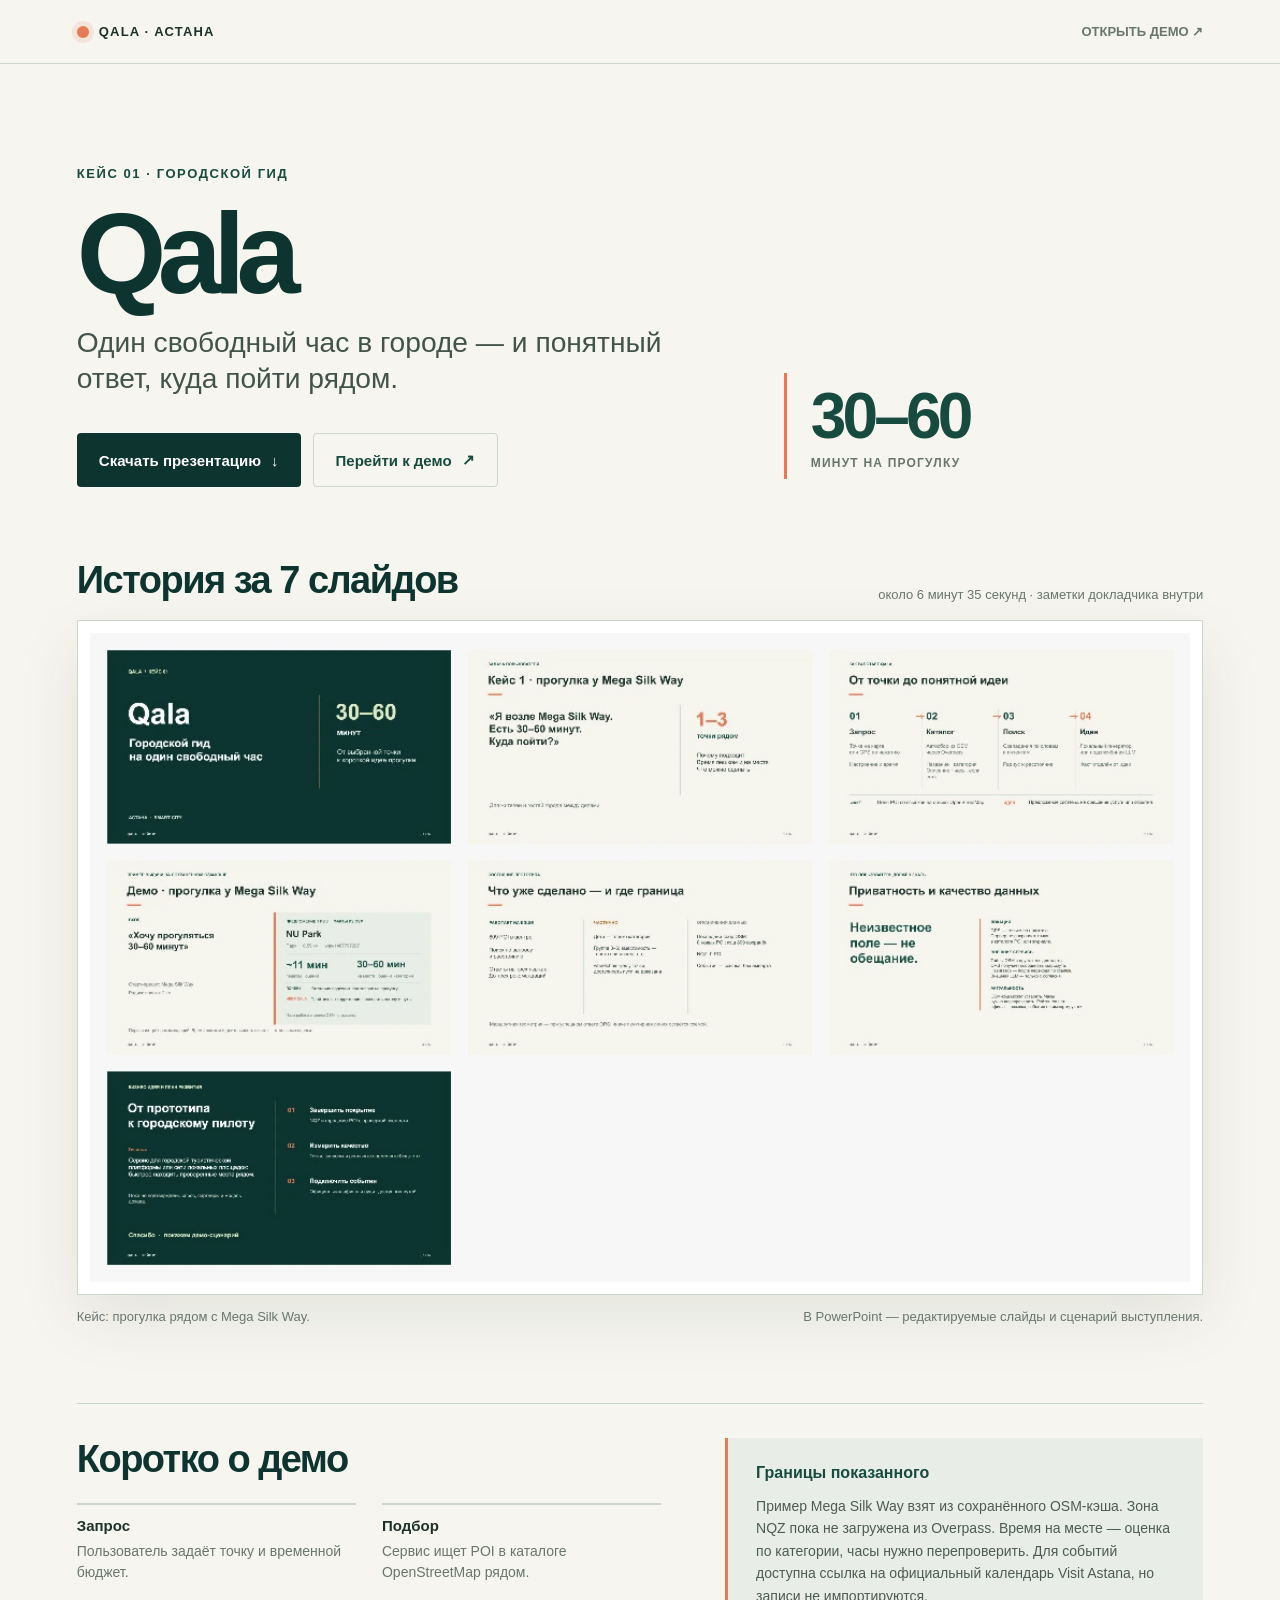
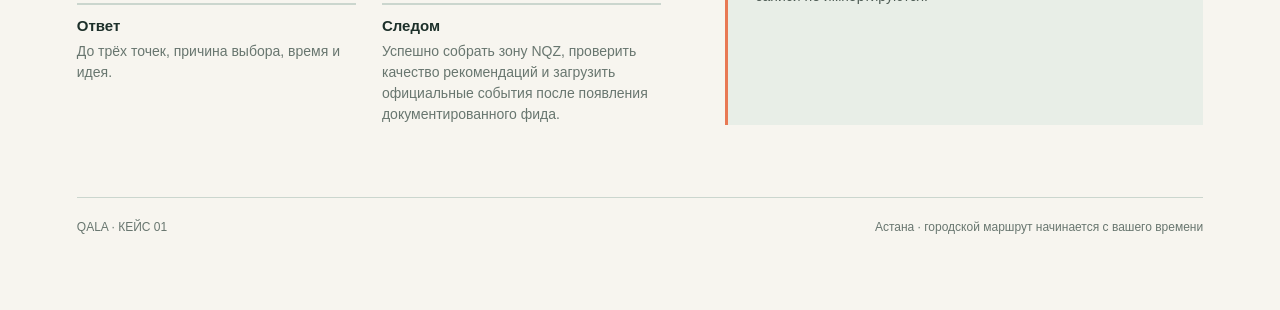
<file: presentation.html>
<!doctype html>
<html lang="ru">
<head>
  <meta charset="utf-8">
  <meta name="viewport" content="width=device-width, initial-scale=1">
  <meta name="theme-color" content="#0d342f">
  <meta name="description" content="Qala — презентация городского гида по кейсу 1: прогулка рядом с Mega Silk Way в Астане.">
  <title>Qala · Кейс 01</title>
  <style>
    :root{color-scheme:light;--deep:#0d342f;--green:#174b40;--ink:#1d302a;--paper:#f7f5ef;--soft:#e8eee7;--line:#cbd6ce;--muted:#68766f;--accent:#e87954;--lime:#dde8c2}
    *{box-sizing:border-box}html{scroll-behavior:smooth}body{margin:0;background:var(--paper);color:var(--ink);font-family:Arial,"Segoe UI",sans-serif}
    a{color:inherit}.topbar{display:flex;align-items:center;justify-content:space-between;padding:24px clamp(24px,6vw,88px);border-bottom:1px solid var(--line);font-size:13px;font-weight:700;letter-spacing:.09em;text-transform:uppercase}.brand{display:flex;align-items:center;gap:10px}.mark{width:12px;height:12px;border-radius:50%;background:var(--accent);box-shadow:0 0 0 5px #e8795424}.toplink{text-decoration:none;color:var(--muted);letter-spacing:0}
    main{max-width:1440px;margin:auto;padding:clamp(48px,8vw,104px) clamp(24px,6vw,88px) 76px}.hero{display:grid;grid-template-columns:minmax(0,1.1fr) minmax(250px,.7fr);gap:48px;align-items:end}.eyebrow{font-size:13px;color:var(--green);font-weight:700;letter-spacing:.12em;text-transform:uppercase}.hero h1{font-size:clamp(54px,9vw,124px);letter-spacing:-.075em;line-height:.85;margin:24px 0 22px;color:var(--deep)}.hero p{font-size:clamp(20px,2.2vw,29px);line-height:1.28;max-width:710px;margin:0;color:#42534c}.hero aside{border-left:3px solid var(--accent);padding:6px 0 9px 24px;margin-bottom:8px}.time{font-size:clamp(38px,5vw,68px);font-weight:800;letter-spacing:-.06em;color:var(--green)}.time-label{font-size:12px;letter-spacing:.1em;color:var(--muted);font-weight:700;text-transform:uppercase;margin-top:3px}.actions{display:flex;gap:12px;flex-wrap:wrap;margin-top:36px}.button{display:inline-flex;align-items:center;justify-content:center;gap:10px;min-height:54px;padding:0 22px;border-radius:4px;text-decoration:none;font-weight:700;font-size:15px;transition:transform .2s,background .2s}.button:hover{transform:translateY(-2px)}.primary{background:var(--deep);color:white}.primary:hover{background:var(--green)}.secondary{border:1px solid var(--line);color:var(--green)}.secondary:hover{background:#fff}
    .preview{margin-top:72px;position:relative}.preview-head{display:flex;align-items:end;justify-content:space-between;gap:20px;margin-bottom:18px}.preview-head h2{font-size:clamp(24px,3vw,38px);letter-spacing:-.04em;margin:0;color:var(--deep)}.preview-head span{font-size:13px;color:var(--muted)}.preview-frame{background:#fff;border:1px solid var(--line);padding:12px;box-shadow:0 22px 60px #163b3017}.preview-frame img{display:block;width:100%;height:auto}.caption{display:flex;justify-content:space-between;gap:20px;font-size:13px;line-height:1.5;color:var(--muted);margin-top:12px}
    .details{display:grid;grid-template-columns:1.1fr .9fr;gap:64px;margin-top:76px;padding-top:34px;border-top:1px solid var(--line)}.details h2{font-size:clamp(25px,3vw,38px);letter-spacing:-.04em;margin:0 0 22px;color:var(--deep)}.list{display:grid;grid-template-columns:1fr 1fr;gap:20px 26px}.item{border-top:2px solid var(--line);padding-top:12px}.item b{display:block;font-size:15px;margin-bottom:7px}.item p{margin:0;color:var(--muted);font-size:14px;line-height:1.5}.limits{background:var(--soft);padding:26px 28px;border-left:3px solid var(--accent)}.limits h3{margin:0 0 13px;color:var(--green);font-size:16px}.limits p{margin:0;color:#4d5b54;line-height:1.6;font-size:14px}.foot{margin-top:72px;padding-top:22px;border-top:1px solid var(--line);display:flex;justify-content:space-between;gap:24px;color:var(--muted);font-size:12px}
    @media(max-width:760px){.topbar{padding:18px 22px}.hero{grid-template-columns:1fr;gap:30px}.hero aside{max-width:260px}.preview{margin-top:54px}.preview-head{align-items:start;flex-direction:column}.caption{flex-direction:column;gap:5px}.details{grid-template-columns:1fr;gap:32px;margin-top:52px}.list{grid-template-columns:1fr 1fr}.foot{flex-direction:column}}
    @media(max-width:450px){.list{grid-template-columns:1fr}.actions{display:grid}.button{width:100%}.preview-frame{padding:5px}}
  </style>
</head>
<body>
  <header class="topbar"><div class="brand"><span class="mark" aria-hidden="true"></span><span>Qala · Астана</span></div><a class="toplink" href="/">Открыть демо ↗</a></header>
  <main>
    <section class="hero" aria-labelledby="title">
      <div>
        <div class="eyebrow">Кейс 01 · городской гид</div>
        <h1 id="title">Qala</h1>
        <p>Один свободный час в городе — и понятный ответ, куда пойти рядом.</p>
        <div class="actions">
          <a class="button primary" href="/output/Qala_Astana_Case1_Final.pptx" download>Скачать презентацию <span aria-hidden="true">↓</span></a>
          <a class="button secondary" href="/">Перейти к демо <span aria-hidden="true">↗</span></a>
        </div>
      </div>
      <aside><div class="time">30–60</div><div class="time-label">минут на прогулку</div></aside>
    </section>

    <section class="preview" aria-labelledby="preview-title">
      <div class="preview-head"><h2 id="preview-title">История за 7 слайдов</h2><span>около 6 минут 35 секунд · заметки докладчика внутри</span></div>
      <div class="preview-frame"><img src="/output/Qala_Astana_Case1_Preview.webp" alt="Обзор семи слайдов Qala: задача, работа сервиса, демо, ограничения и план развития" loading="lazy"></div>
      <div class="caption"><span>Кейс: прогулка рядом с Mega Silk Way.</span><span>В PowerPoint — редактируемые слайды и сценарий выступления.</span></div>
    </section>

    <section class="details">
      <div>
        <h2>Коротко о демо</h2>
        <div class="list">
          <div class="item"><b>Запрос</b><p>Пользователь задаёт точку и временной бюджет.</p></div>
          <div class="item"><b>Подбор</b><p>Сервис ищет POI в каталоге OpenStreetMap рядом.</p></div>
          <div class="item"><b>Ответ</b><p>До трёх точек, причина выбора, время и идея.</p></div>
          <div class="item"><b>Следом</b><p>Успешно собрать зону NQZ, проверить качество рекомендаций и загрузить официальные события после появления документированного фида.</p></div>
        </div>
      </div>
      <aside class="limits"><h3>Границы показанного</h3><p>Пример Mega Silk Way взят из сохранённого OSM-кэша. Зона NQZ пока не загружена из Overpass. Время на месте — оценка по категории, часы нужно перепроверить. Для событий доступна ссылка на официальный календарь Visit Astana, но записи не импортируются.</p></aside>
    </section>
    <footer class="foot"><span>QALA · КЕЙС 01</span><span>Астана · городской маршрут начинается с вашего времени</span></footer>
  </main>
</body>
</html>
</file>
